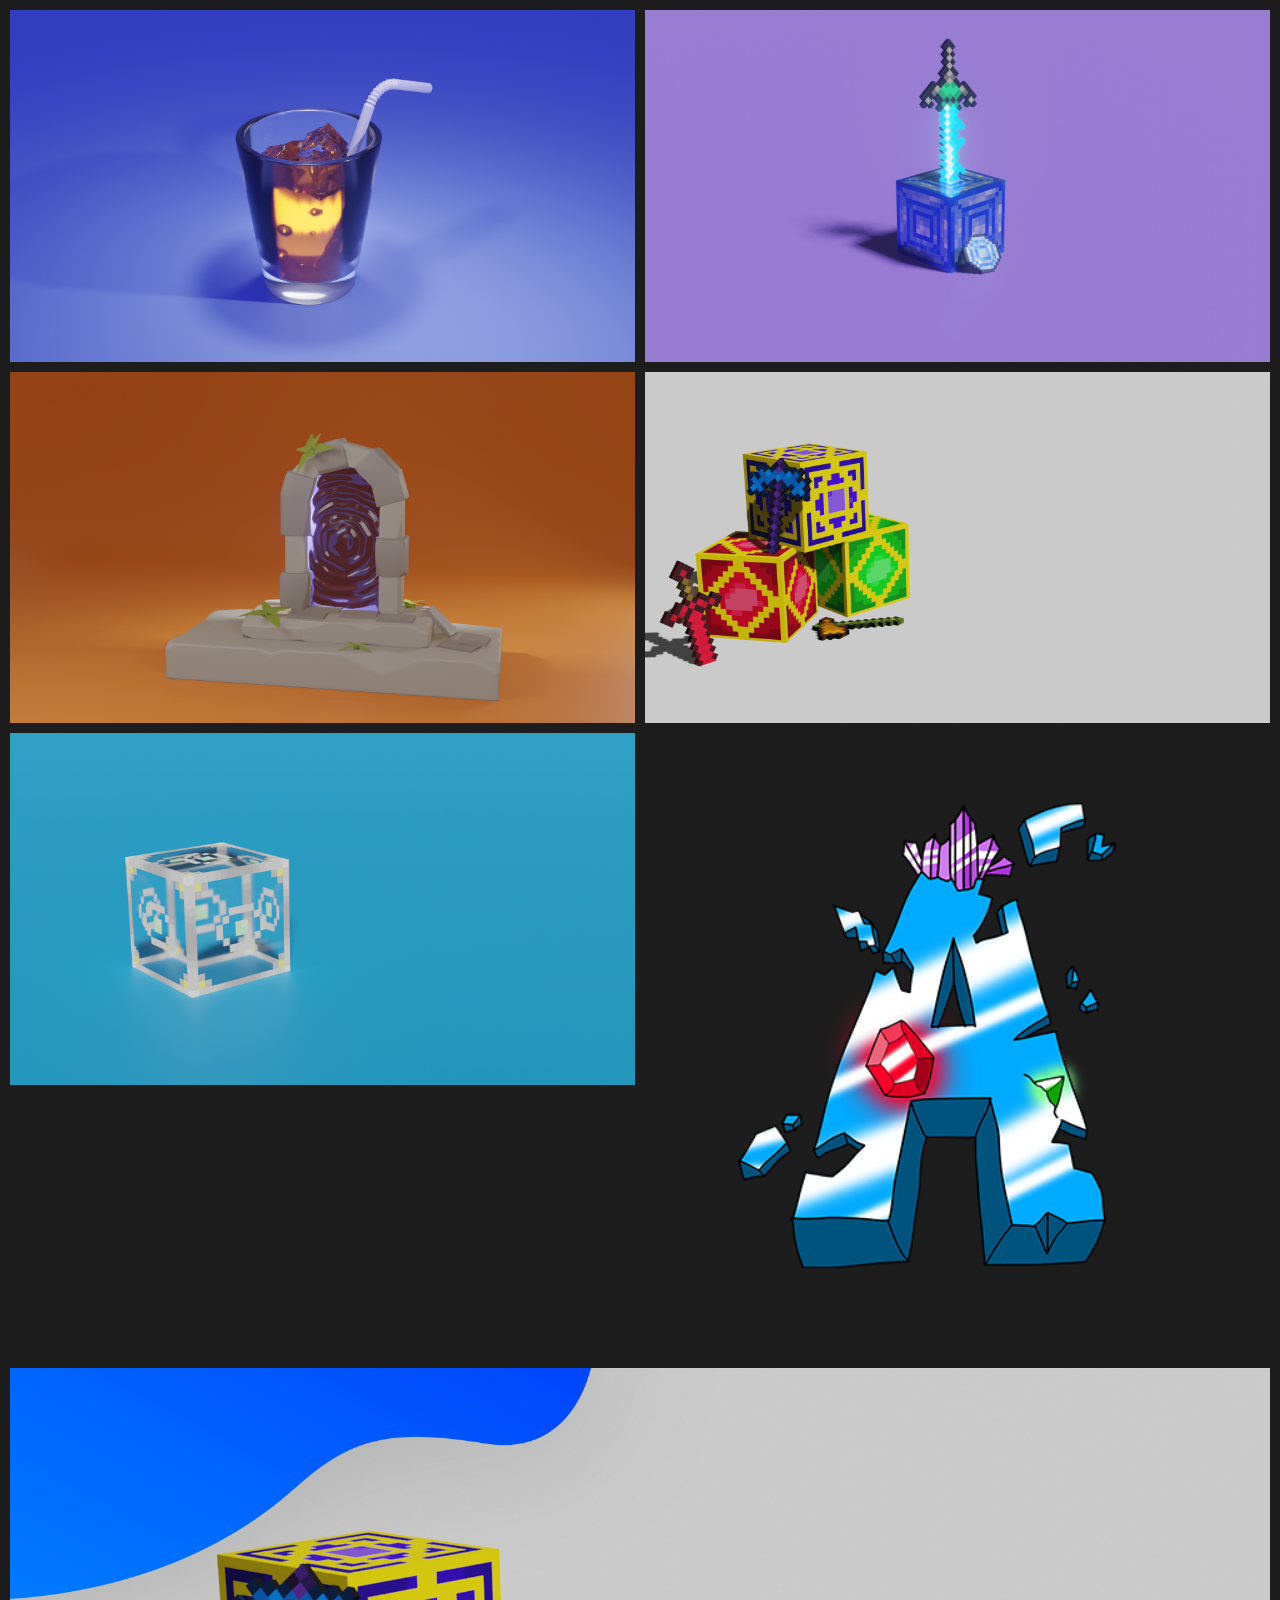
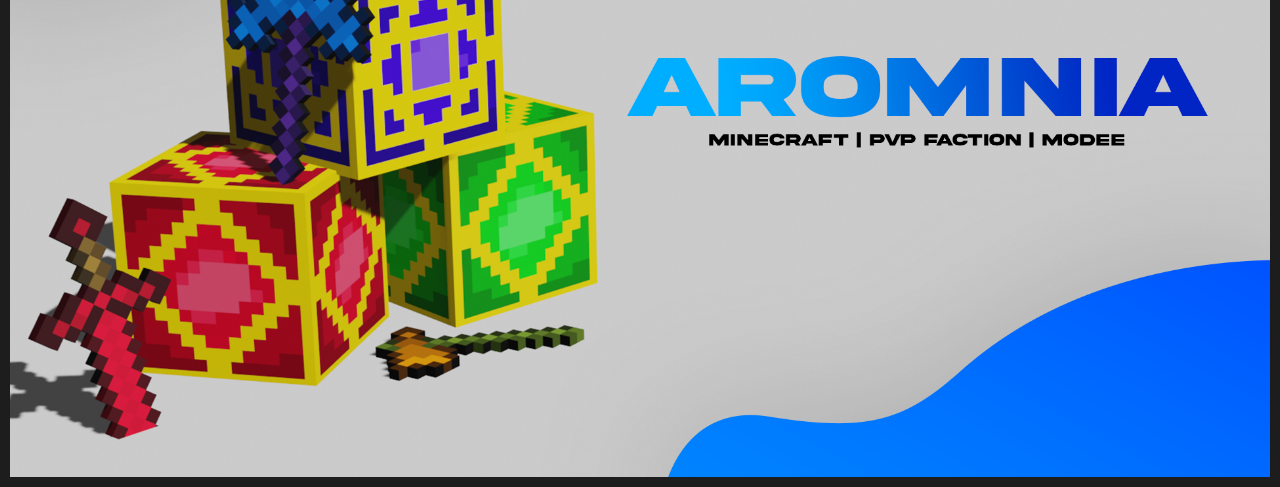
<file: image.html>
<!DOCTYPE html>
<html lang="en">
<head>
    <meta charset="UTF-8">
    <meta name="viewport" content="width=device-width, initial-scale=1.0">
    <link rel="stylesheet" href="style.css">
    <title>Desing | Sohan BIROTHEAU</title>
</head>
<body>
    <div class="gallery">
        <div class="image">
          <img src="assets/img/boisson.png" alt="Image 1">
        </div>
        <div class="image">
          <img src="assets/img/mahe_blender.png" alt="Image 2">
        </div>
        <div class="image">
            <img src="assets/img/portal.png" alt="Image 3">
        </div>
        <div class="image">
            <img src="assets/img/untitled.png" alt="Image 4">
        </div>
        <div class="image">
            <img src="assets/img/xray_block_3D.png" alt="Image 5">
        </div>
        <div class="image">
            <img src="assets/img/emoji_aromnia.png" alt="Image 6">
        </div>
        <div class="image">
            <img src="assets/img/affiche_presentation_.png" alt="Image 7">
        </div>
    </div>
      
</body>
</html>
</file>
<file: style.css>
@font-face {
    font-family: "Akira";
    src:
      local("Akira"),
      url("assets/font/Akira\ Expanded\ Demo.otf") format("opentype"),
}

@font-face {
    font-family: "Campana";
    src:
      local("Campana"),
      url("assets/font/CampanaScript_PERSONAL_USE_ONLY.otf") format("opentype"),
}

:root {
    --primary-color: #7700ff;
    --background-color: #1d1d1d;
    --text-color: #fff;

    --surface-1: #262626;
    --ratio-square: 1 / 1;
    --size-10: 10px;

    --color-light-blue: #74e0e7;
    --color-light-purple: #cf59e6;
}

@keyframes gradient {
    0% {
        background-position: 0 50%
    }

    50% {
        background-position: 100% 50%
    }

    to {
        background-position: 0 50%
    }
}


html {
    transition: 0.3;
    scroll-behavior: smooth;
}

body {
    background-color: var(--background-color);    
    font-family: 'Akira';
    margin: 0;
    padding: 0;
    box-sizing: border-box;
}

a {
    text-decoration: none;
    color: var(--text-color);
}

.navbar {
    width: 100%;
    display: flex;
    align-items: center;
    justify-content: space-between;
    transition: 0.5s;
    z-index: 100;
}

.navbar.scrolled {
    position: fixed;
    top: 30px;
    left: 0;
    right: 0;
    background-color: var(--background-color);
    width: 97%;
    margin: 0 auto;
    box-shadow: 0 0 10px rgb(0, 0, 0);
    border-radius: 20px;
}

.navbar .left {
    margin-left: 30px;
    color: #fff;
    font-family: 'Campana';
    font-size: 5em;
}

.navbar .right ul {
    display: flex;
    align-items: center;
    text-align: center;
    justify-content: center;
    list-style-type: none;
}

.navbar .right ul li {
    margin-right: 30px;
}

.navbar .right ul li a {
    text-decoration: none;
    color: #fff;
    transition: 0.3s;
}

.navbar .right ul li a:hover {
    color: var(--primary-color);
}

.navbar .right button {
    margin-right: 30px;
    background: none;
    border: none;
    font-family: 'Akira';
    font-size: 1.2em;
    color: var(--primary-color);
    transition: 0.3s;
    cursor: pointer;
}

.navbar .right button:hover {
    background-color: var(--primary-color);
    color: var(--text-color);
    padding: 10px;
    margin-right: 25px;
    border-radius: 100px;
}

.presentation {
    display: flex;
    margin-left: auto;
    margin-right: auto;
}

.presentation .txt {
    width: 50%;
    padding: 100px;
}

.presentation .img {
    width: 50%;
    padding: 100px;
    display: flex;
    align-items: center;
    justify-content: center;
}

.presentation h1 {
    font-family: 'Campana';
    font-size: 10em;
    color: #fff;
}

.presentation p {
    color: #fff;
    margin-top: -160px;
    font-size: 1.2em;
}

span {
    background: linear-gradient(-45deg, var(--color-light-blue), var(--color-light-purple), var(--color-light-blue), var(--color-light-purple));
    background-clip: text;
    -webkit-background-clip: text;
    -webkit-text-fill-color: transparent;
    background-size: 400% 400%;
    animation: gradient 5s ease infinite;
}

#stats {
    background-color: var(--primary-color);
    padding: 30px;
    display: flex;
    flex-direction: column;
    align-items: center;
}

#stats h1 {
    font-size: 2em;
    color: var(--text-color);
}

.contentbar .left {
    width: 50%;
    display: flex;
    flex-direction: column;
    align-items: center;
    justify-content: center;
    margin: 50px;
}

.contentbar .right {
    width: 50%;
    display: flex;
    flex-direction: column;
    align-items: center;
    justify-content: center;
    margin: 50px;
}

.contentbar {
    display: flex;
    width: 100%;
    align-items: center;
    justify-content: center;
}

.contentbarlang {
    display: flex;
    width: 100%;
    align-items: center;
    justify-content: center;
}

.contentbarlang .full {
    display: flex;
    flex-direction: column;
    width: 80%;
    align-items: center;
    justify-content: center;
}

.skill {
    margin-bottom: 60px;
    width: 80%;
    transition: 0.3s;
}

.skill .fullskill {
    background-color: #00000030;
    width: 100%;
    height: 30px;
    border-radius: 100px;
}

.skill .currentskill {
    background-color: #fff;
    height: 30px;
    border-radius: 100px;
    margin-top: -30px;
    display: flex;
    text-align: center;
    align-items: center;
}

.skill .currentskill p {
    margin-left: 30px;
}

.skill:hover {
    transform: scale(1.05);
}

.skill:hover .fullskill {
    box-shadow: 0 0 10px rgba(255, 255, 255, 0.281);
}

.skill:hover .currentskill {
    box-shadow: 0 0 10px rgb(255, 255, 255);
}

#scool {
    display: flex;
    justify-content: center;
    align-items: center;
    text-align: center;
    width: 100%;
}

#scool h1 {
    color: var(--text-color);
    font-size: 5em;
    margin-top: 30px;
}

#scool .scool {
    display: flex;
    flex-direction: column;
    align-items: center;
    justify-content: center;
}

#scool .dotline {
    border-left: 5px dotted var(--primary-color);
    width: 0;
}

#scool .point {
    height: 30px;
    width: 30px;
    border-radius: 100px;
    background-color: var(--primary-color);
    transition: 0.3s;
}

#scool .point:hover {
    transform: scale(1.2);
    background-color: var(--text-color);
}

#scool .point .txtpoint{
    width: 1000%;
    color: var(--text-color);
    margin-left: 30px;
}

#scool .point .txtpointopo{
    width: 1000%;
    color: var(--text-color);
    margin-left: -310px;
}

.separateline {
    width: 100%;
    border-top: 5px dotted var(--text-color);
}

#projet {
    background-color: var(--primary-color);
    padding: 60px;
}

#projet .sonometre {
    display: flex;
    flex-direction: row;
    margin-bottom: 100px;
}

#projet .sonometre .presentation {
    display: flex;
    flex-direction: column;
}

#projet .sonometre img {
    border-radius: 20px;
    margin-right: 30px;
}

#projet .sonometre h1 {
    font-family: 'Akira';
    font-size: 5em;
    margin: 0;

}

#projet .sonometre p {
    margin: 0;
}

#projet .sonometre p span{
    color: var(--background-color);
}

#projet .sonometre .more {
    display: flex;
    width: 100%;
}

#projet .sonometre a{
    background-color: var(--text-color);
    color: var(--primary-color);
    margin: 100px 60px 0px 60px;
    position: relative;
    height: 60px;
    display: flex;
    align-items: center;
    justify-content: center;
    border-radius: 100px;
    transition: 0.3s;
}

#projet .sonometre a:hover {
    box-shadow: 0 0 10px rgb(255, 255, 255);
    transform: scale(1.05);
}

#projet .quadtree {
    display: flex;
    flex-direction: row-reverse;
    margin-bottom: 100px;
    margin-top: 120px;
}

#projet .quadtree .presentation {
    display: flex;
    flex-direction: column;
}

#projet .quadtree img {
    border-radius: 20px;
    margin-left: 30px;
    box-shadow: rgba(0, 0, 0, 0.2) 0px 7px 29px 0px;
}

#projet .quadtree h1 {
    font-family: 'Akira';
    font-size: 5em;
    margin: 0;

}

#projet .quadtree p {
    margin: 0;
}

#projet .quadtree p span{
    color: var(--background-color);
}

#projet .quadtree a{
    background-color: var(--text-color);
    color: var(--primary-color);
    margin: 100px 60px 0px 60px;
    position: relative;
    height: 60px;
    display: flex;
    align-items: center;
    justify-content: center;
    border-radius: 100px;
    transition: 0.3s;
}

#projet .quadtree a:hover {
    box-shadow: 0 0 10px rgb(255, 255, 255);
    transform: scale(1.05);
}

#projet .desing {
    display: flex;
    margin-top: 100px;
}

#projet .desing .presentation {
    display: flex;
    flex-direction: column;
}

#projet .desing img {
    border-radius: 20px;
    margin-right: 30px;
    height: 470px;
    width: 600px;
    object-fit: cover;
}

#projet .desing h1 {
    font-family: 'Akira';
    font-size: 5em;
    margin: 0;

}

#projet .desing p {
    margin: 0;
}

#projet .desing p span{
    color: var(--background-color);
}

#projet .desing a{
    background-color: var(--text-color);
    color: var(--primary-color);
    margin: 100px 60px 0px 60px;
    position: relative;
    height: 60px;
    display: flex;
    align-items: center;
    justify-content: center;
    border-radius: 100px;
    transition: 0.3s;
}

#projet .desing a:hover {
    box-shadow: 0 0 10px rgb(255, 255, 255);
    transform: scale(1.05);
}

#pro {
    padding: 60px;
    display: flex;
    flex-direction: column;
    align-items: center;
    justify-content: center;
}

#pro h1 {
    color: var(--text-color);
    font-size: 5em;
}

#pro .text h1 {
    font-size: 2em;
}

#pro .content {
    display: flex;
    margin: 60px;
}

#pro .content img {
    width: 500px;
    margin: 0 60px 0 60px;
    border-radius: 40px;
}

#pro .content .text p {
    color: var(--text-color);
}

#pro .content a{
    background-color: var(--primary-color);
    color: var(--text-color);
    margin: 100px 60px 0px 60px;
    position: relative;
    height: 60px;
    display: flex;
    align-items: center;
    justify-content: center;
    border-radius: 100px;
    transition: 0.3s;
}

#pro .content a:hover {
    box-shadow: 0 0 10px var(--primary-color);
    transform: scale(1.05);
}

#contact {
    background-color: var(--primary-color);
    display: flex;
    flex-direction: column;
    align-items: center;
    justify-content: center;
}

#contact h1 {
    font-size: 5em;
    color: var(--text-color);
}

#contact .copy i {
    color: var(--text-color);
    font-size: 2em;
    border-radius: 15px;
    transition: 0.3s;
    margin-left: 10px;
    margin-top: -10px;
}

#contact .copy {
    background: none;
    border: none;
}


#contact .copy:hover i {
    color: var(--background-color);
}

#contact .res {
    display: flex;
    align-items: center;
    justify-content: center;
    text-align: center;
}

#contact .res p {
    color: var(--text-color);
}

.contact {
    display: flex;
    flex-direction: column;
    align-items: center;
    text-align: center;
    justify-content: center;
}

#contact .contact a {
    background-color: var(--text-color);
    color: var(--primary-color);
    padding: 20px 40px 20px 40px;
    margin-bottom: 20px;
    border-radius: 100px;
    transition: 0.3s;
}

#contact .contact a:hover {
    box-shadow: 0 0 10px rgb(255, 255, 255);
    transform: scale(1.05);
}

.cv {
    background-color: var(--text-color);
    color: var(--primary-color);
    width: 40%;
    height: 60px;
    align-items: center;
    justify-content: center;
    text-align: center;
    display: flex;
    border-radius: 100px;
    transition: 0.3s;
}

.cv:hover {
    box-shadow: 0 0 10px rgb(255, 255, 255);
    transform: scale(1.05);
}




/*IMAGE.HTML*/

.gallery {
    display: flex;
    flex-wrap: wrap;
    gap: 10px; /* Espace entre les images */
    margin: 10px;
  }
  
  .image {
    flex: 1 0 600px; /* Largeur minimale de 200px pour chaque image, mais peut s'adapter */
    max-width: 100%;
  }
  
  .image img {
    width: 100%;
    height: auto;
    display: block; /* Pour supprimer les marges ajoutées par défaut */
  }
</file>
